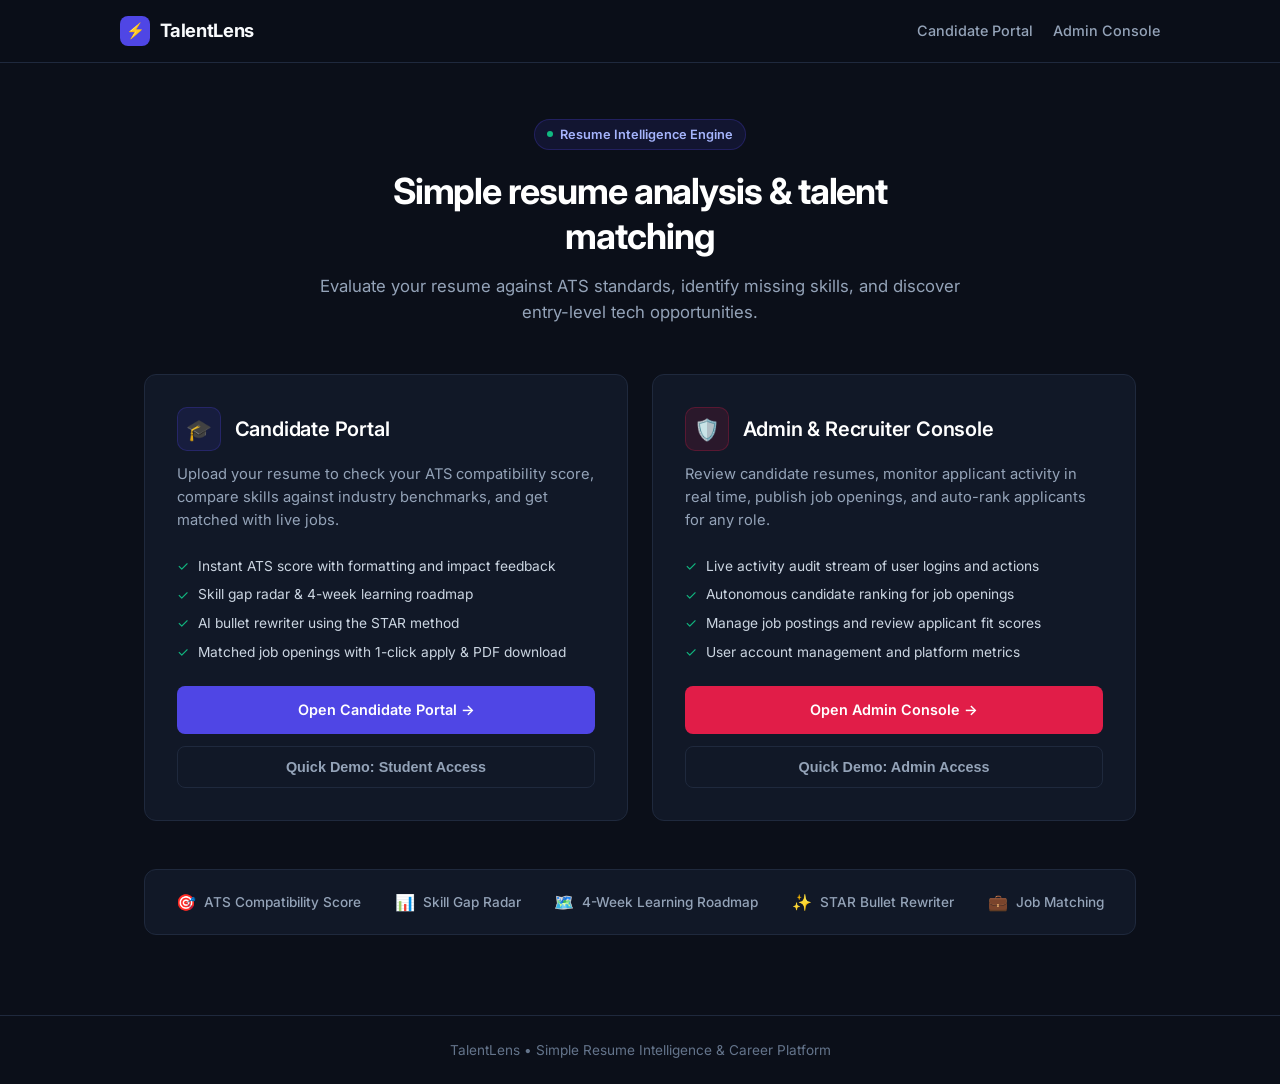
<file: portal.html>
<!DOCTYPE html>
<html lang="en">
<head>
  <meta charset="UTF-8">
  <meta name="viewport" content="width=device-width, initial-scale=1.0">
  <title>TalentLens — Resume Analyzer & Career Portal</title>
  <meta name="description" content="Simple, intelligent resume analysis and talent matching. Evaluate ATS scores, bridge skill gaps, and match with tech roles.">
  <link rel="preconnect" href="https://fonts.googleapis.com">
  <link rel="preconnect" href="https://fonts.gstatic.com" crossorigin>
  <link href="https://fonts.googleapis.com/css2?family=Inter:wght@400;500;600;700&display=swap" rel="stylesheet">
  <style>
    :root {
      --bg: #0b0f19;
      --card-bg: #111827;
      --card-hover: #162032;
      --border: #1f293d;
      --border-hover: #334155;
      --text: #f8fafc;
      --text-muted: #94a3b8;
      --text-dim: #64748b;
      --primary: #4f46e5;
      --primary-hover: #4338ca;
      --primary-soft: rgba(79, 70, 229, 0.12);
      --admin-accent: #e11d48;
      --admin-soft: rgba(225, 29, 72, 0.12);
      --success: #10b981;
      --radius: 12px;
    }

    * {
      box-sizing: border-box;
      margin: 0;
      padding: 0;
    }

    body {
      background-color: var(--bg);
      color: var(--text);
      font-family: 'Inter', -apple-system, BlinkMacSystemFont, sans-serif;
      min-height: 100vh;
      display: flex;
      flex-direction: column;
      line-height: 1.5;
      -webkit-font-smoothing: antialiased;
    }

    /* Top Navigation */
    .top-nav {
      border-bottom: 1px solid var(--border);
      padding: 1rem 1.5rem;
      background: rgba(11, 15, 25, 0.85);
      backdrop-filter: blur(8px);
      position: sticky;
      top: 0;
      z-index: 50;
    }

    .nav-container {
      max-width: 1040px;
      margin: 0 auto;
      display: flex;
      align-items: center;
      justify-content: space-between;
    }

    .brand {
      display: flex;
      align-items: center;
      gap: 0.6rem;
      text-decoration: none;
      color: var(--text);
      font-weight: 700;
      font-size: 1.15rem;
      letter-spacing: -0.02em;
    }

    .brand-badge {
      width: 30px;
      height: 30px;
      background: var(--primary);
      border-radius: 8px;
      display: flex;
      align-items: center;
      justify-content: center;
      font-size: 0.95rem;
      color: #fff;
    }

    .nav-links {
      display: flex;
      align-items: center;
      gap: 1.25rem;
    }

    .nav-link {
      color: var(--text-muted);
      text-decoration: none;
      font-size: 0.9rem;
      font-weight: 500;
      transition: color 0.15s ease;
    }

    .nav-link:hover {
      color: var(--text);
    }

    /* Main Container */
    .main-wrap {
      flex: 1;
      max-width: 1040px;
      width: 100%;
      margin: 0 auto;
      padding: 3.5rem 1.5rem 2.5rem;
      display: flex;
      flex-direction: column;
    }

    /* Hero */
    .hero {
      text-align: center;
      max-width: 640px;
      margin: 0 auto 3rem;
    }

    .hero-tag {
      display: inline-flex;
      align-items: center;
      gap: 0.4rem;
      padding: 0.3rem 0.8rem;
      border-radius: 9999px;
      background: var(--primary-soft);
      border: 1px solid rgba(79, 70, 229, 0.25);
      color: #a5b4fc;
      font-size: 0.8rem;
      font-weight: 600;
      margin-bottom: 1.2rem;
    }

    .hero-tag .dot {
      width: 6px;
      height: 6px;
      border-radius: 50%;
      background: var(--success);
    }

    .hero-title {
      font-size: 2.25rem;
      font-weight: 700;
      line-height: 1.25;
      letter-spacing: -0.03em;
      margin-bottom: 0.85rem;
      color: #ffffff;
    }

    .hero-desc {
      color: var(--text-muted);
      font-size: 1.05rem;
      line-height: 1.6;
    }

    /* Cards Grid */
    .cards-grid {
      display: grid;
      grid-template-columns: repeat(auto-fit, minmax(320px, 1fr));
      gap: 1.5rem;
      margin-bottom: 3rem;
    }

    .portal-card {
      background: var(--card-bg);
      border: 1px solid var(--border);
      border-radius: var(--radius);
      padding: 2rem;
      display: flex;
      flex-direction: column;
      transition: border-color 0.15s ease, background-color 0.15s ease;
    }

    .portal-card:hover {
      border-color: var(--border-hover);
      background: var(--card-hover);
    }

    .card-icon-title {
      display: flex;
      align-items: center;
      gap: 0.85rem;
      margin-bottom: 0.75rem;
    }

    .card-icon {
      width: 44px;
      height: 44px;
      border-radius: 10px;
      display: flex;
      align-items: center;
      justify-content: center;
      font-size: 1.3rem;
      background: var(--primary-soft);
      border: 1px solid rgba(79, 70, 229, 0.25);
      color: #a5b4fc;
    }

    .portal-card.admin-card .card-icon {
      background: var(--admin-soft);
      border-color: rgba(225, 29, 72, 0.25);
      color: #fda4af;
    }

    .card-title {
      font-size: 1.25rem;
      font-weight: 600;
      color: #ffffff;
      letter-spacing: -0.01em;
    }

    .card-desc {
      color: var(--text-muted);
      font-size: 0.92rem;
      line-height: 1.55;
      margin-bottom: 1.5rem;
      flex: 1;
    }

    .feature-points {
      list-style: none;
      margin-bottom: 1.5rem;
      display: flex;
      flex-direction: column;
      gap: 0.5rem;
    }

    .feature-point {
      font-size: 0.86rem;
      color: #cbd5e1;
      display: flex;
      align-items: center;
      gap: 0.55rem;
    }

    .feature-point .check {
      color: var(--success);
      font-size: 0.85rem;
    }

    /* Actions */
    .card-actions {
      display: flex;
      flex-direction: column;
      gap: 0.75rem;
      margin-top: auto;
    }

    .btn {
      display: inline-flex;
      align-items: center;
      justify-content: center;
      gap: 0.5rem;
      padding: 0.75rem 1.25rem;
      border-radius: 8px;
      font-size: 0.9rem;
      font-weight: 600;
      text-decoration: none;
      cursor: pointer;
      transition: all 0.15s ease;
      border: 1px solid transparent;
      width: 100%;
      text-align: center;
    }

    .btn-primary {
      background: var(--primary);
      color: #ffffff;
    }

    .btn-primary:hover {
      background: var(--primary-hover);
    }

    .btn-admin {
      background: var(--admin-accent);
      color: #ffffff;
    }

    .btn-admin:hover {
      background: #be123c;
    }

    .btn-secondary {
      background: transparent;
      border-color: var(--border);
      color: var(--text-muted);
    }

    .btn-secondary:hover {
      border-color: var(--border-hover);
      color: var(--text);
      background: rgba(255, 255, 255, 0.03);
    }

    /* Features Strip */
    .features-strip {
      background: var(--card-bg);
      border: 1px solid var(--border);
      border-radius: var(--radius);
      padding: 1.25rem 1.5rem;
      display: flex;
      justify-content: space-around;
      align-items: center;
      flex-wrap: wrap;
      gap: 1.25rem;
      margin-bottom: 2.5rem;
    }

    .strip-item {
      display: flex;
      align-items: center;
      gap: 0.5rem;
      font-size: 0.85rem;
      color: var(--text-muted);
      font-weight: 500;
    }

    .strip-item span.icon {
      font-size: 1rem;
    }

    /* Footer */
    .footer {
      border-top: 1px solid var(--border);
      padding: 1.5rem;
      text-align: center;
      color: var(--text-dim);
      font-size: 0.85rem;
    }

    @media (max-width: 640px) {
      .hero-title {
        font-size: 1.75rem;
      }
      .cards-grid {
        grid-template-columns: 1fr;
      }
      .features-strip {
        justify-content: flex-start;
      }
    }
  </style>
</head>
<body>

  <!-- Navigation -->
  <nav class="top-nav">
    <div class="nav-container">
      <a href="/" class="brand">
        <div class="brand-badge">⚡</div>
        <span>TalentLens</span>
      </a>
      <div class="nav-links">
        <a href="/user" class="nav-link">Candidate Portal</a>
        <a href="/admin" class="nav-link">Admin Console</a>
      </div>
    </div>
  </nav>

  <!-- Main Content -->
  <main class="main-wrap">

    <div class="hero">
      <div class="hero-tag">
        <span class="dot"></span>
        <span>Resume Intelligence Engine</span>
      </div>
      <h1 class="hero-title">Simple resume analysis & talent matching</h1>
      <p class="hero-desc">
        Evaluate your resume against ATS standards, identify missing skills, and discover entry-level tech opportunities.
      </p>
    </div>

    <!-- Portal Cards -->
    <div class="cards-grid">

      <!-- Candidate Portal Card -->
      <div class="portal-card">
        <div class="card-icon-title">
          <div class="card-icon">🎓</div>
          <div>
            <h2 class="card-title">Candidate Portal</h2>
          </div>
        </div>
        <p class="card-desc">
          Upload your resume to check your ATS compatibility score, compare skills against industry benchmarks, and get matched with live jobs.
        </p>

        <ul class="feature-points">
          <li class="feature-point">
            <span class="check">✓</span>
            <span>Instant ATS score with formatting and impact feedback</span>
          </li>
          <li class="feature-point">
            <span class="check">✓</span>
            <span>Skill gap radar & 4-week learning roadmap</span>
          </li>
          <li class="feature-point">
            <span class="check">✓</span>
            <span>AI bullet rewriter using the STAR method</span>
          </li>
          <li class="feature-point">
            <span class="check">✓</span>
            <span>Matched job openings with 1-click apply & PDF download</span>
          </li>
        </ul>

        <div class="card-actions">
          <a href="/user" class="btn btn-primary">Open Candidate Portal →</a>
          <button type="button" class="btn btn-secondary" onclick="quickLogin('student')">
            Quick Demo: Student Access
          </button>
        </div>
      </div>

      <!-- Recruiter & Admin Console Card -->
      <div class="portal-card admin-card">
        <div class="card-icon-title">
          <div class="card-icon">🛡️</div>
          <div>
            <h2 class="card-title">Admin & Recruiter Console</h2>
          </div>
        </div>
        <p class="card-desc">
          Review candidate resumes, monitor applicant activity in real time, publish job openings, and auto-rank applicants for any role.
        </p>

        <ul class="feature-points">
          <li class="feature-point">
            <span class="check">✓</span>
            <span>Live activity audit stream of user logins and actions</span>
          </li>
          <li class="feature-point">
            <span class="check">✓</span>
            <span>Autonomous candidate ranking for job openings</span>
          </li>
          <li class="feature-point">
            <span class="check">✓</span>
            <span>Manage job postings and review applicant fit scores</span>
          </li>
          <li class="feature-point">
            <span class="check">✓</span>
            <span>User account management and platform metrics</span>
          </li>
        </ul>

        <div class="card-actions">
          <a href="/admin" class="btn btn-admin">Open Admin Console →</a>
          <button type="button" class="btn btn-secondary" onclick="quickLogin('admin')">
            Quick Demo: Admin Access
          </button>
        </div>
      </div>

    </div>

    <!-- Quick Features Strip -->
    <div class="features-strip">
      <div class="strip-item">
        <span class="icon">🎯</span>
        <span>ATS Compatibility Score</span>
      </div>
      <div class="strip-item">
        <span class="icon">📊</span>
        <span>Skill Gap Radar</span>
      </div>
      <div class="strip-item">
        <span class="icon">🗺️</span>
        <span>4-Week Learning Roadmap</span>
      </div>
      <div class="strip-item">
        <span class="icon">✨</span>
        <span>STAR Bullet Rewriter</span>
      </div>
      <div class="strip-item">
        <span class="icon">💼</span>
        <span>Job Matching</span>
      </div>
    </div>

  </main>

  <footer class="footer">
    <p>TalentLens • Simple Resume Intelligence & Career Platform</p>
  </footer>

  <script>
    async function quickLogin(role) {
      const email = role === 'admin' ? 'admin@talentlens.ai' : 'student@demo.com';
      const password = role === 'admin' ? 'admin123' : 'student123';
      const targetUrl = role === 'admin' ? '/admin' : '/user';

      try {
        const res = await fetch('/api/auth/login', {
          method: 'POST',
          headers: { 'Content-Type': 'application/json' },
          body: JSON.stringify({ email, password })
        });
        const data = await res.json();
        if (data.token) {
          localStorage.setItem('talentlens_token', data.token);
          localStorage.setItem('talentlens_user', JSON.stringify(data.user));
          window.location.href = targetUrl;
        } else {
          window.location.href = targetUrl;
        }
      } catch (e) {
        window.location.href = targetUrl;
      }
    }
  </script>
</body>
</html>
</file>
